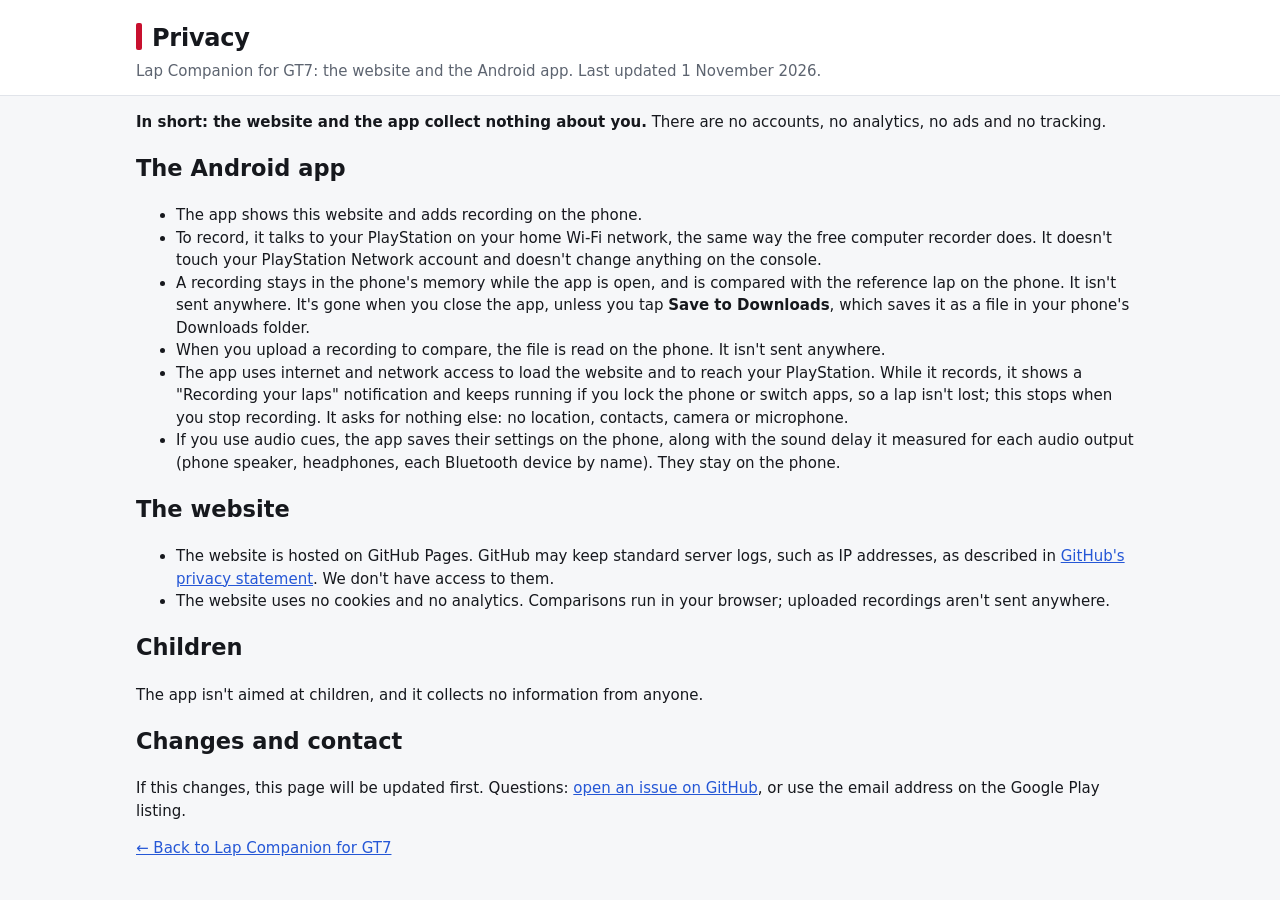
<file: site/privacy.html>
<!doctype html>
<html lang="en">
<head>
<meta charset="utf-8">
<meta name="viewport" content="width=device-width, initial-scale=1">
<title>Privacy · Lap Companion for GT7</title>
<link rel="icon" href="data:image/svg+xml,%3Csvg xmlns='http://www.w3.org/2000/svg' viewBox='0 0 16 16'%3E%3Crect x='5' y='1' width='6' height='14' rx='2' fill='%23c8102e'/%3E%3C/svg%3E">
<link rel="stylesheet" href="style.css">
</head>
<body>
<header>
  <div class="wrap">
    <h1>Privacy</h1>
    <p class="sub">Lap Companion for GT7: the website and the Android app. Last updated 1 November 2026.</p>
  </div>
</header>
<main class="wrap">
  <section class="tab">
    <p><b>In short: the website and the app collect nothing about you.</b> There are no accounts, no analytics, no
      ads and no tracking.</p>

    <h2>The Android app</h2>
    <ul>
      <li>The app shows this website and adds recording on the phone.</li>
      <li>To record, it talks to your PlayStation on your home Wi-Fi network, the same way the free computer recorder
        does. It doesn't touch your PlayStation Network account and doesn't change anything on the console.</li>
      <li>A recording stays in the phone's memory while the app is open, and is compared with the reference lap on the
        phone. It isn't sent anywhere. It's gone when you close the app, unless you tap <b>Save to Downloads</b>,
        which saves it as a file in your phone's Downloads folder.</li>
      <li>When you upload a recording to compare, the file is read on the phone. It isn't sent anywhere.</li>
      <li>The app uses internet and network access to load the website and to reach your PlayStation. While it records,
        it shows a "Recording your laps" notification and keeps running if you lock the phone or switch apps, so a lap
        isn't lost; this stops when you stop recording. It asks for nothing else: no location, contacts, camera or
        microphone.</li>
      <li>If you use audio cues, the app saves their settings on the phone, along with the sound delay it measured for
        each audio output (phone speaker, headphones, each Bluetooth device by name). They stay on the phone.</li>
    </ul>

    <h2>The website</h2>
    <ul>
      <li>The website is hosted on GitHub Pages. GitHub may keep standard server logs, such as IP addresses, as
        described in <a href="https://docs.github.com/en/site-policy/privacy-policies/github-general-privacy-statement">GitHub's
        privacy statement</a>. We don't have access to them.</li>
      <li>The website uses no cookies and no analytics. Comparisons run in your browser; uploaded recordings aren't
        sent anywhere.</li>
    </ul>

    <h2>Children</h2>
    <p>The app isn't aimed at children, and it collects no information from anyone.</p>

    <h2>Changes and contact</h2>
    <p>If this changes, this page will be updated first. Questions:
      <a href="https://github.com/gt7-timetrials/gt7-timetrials.github.io/issues">open an issue on GitHub</a>, or use the
      email address on the Google Play listing.</p>
    <p><a href="./">← Back to Lap Companion for GT7</a></p>
  </section>
</main>
</body>
</html>
</file>
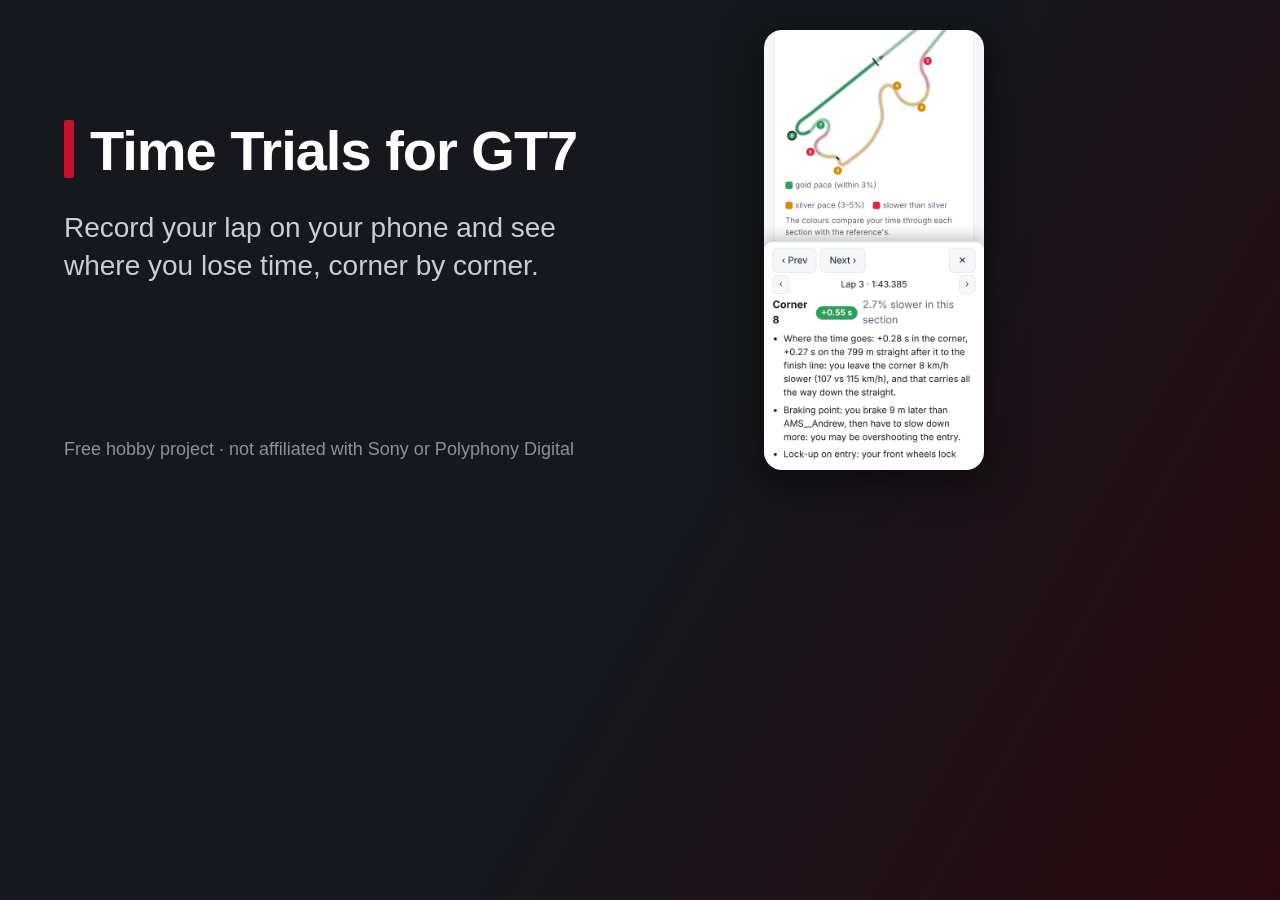
<file: docs/play/feature.html>
<html><head><style>
body{margin:0;width:1024px;height:500px;overflow:hidden;font-family:-apple-system,"Segoe UI",Roboto,Helvetica,Arial,sans-serif;
 background:linear-gradient(120deg,#16181d 0%,#16181d 55%,#2a0a10 100%);color:#fff;position:relative}
.t{position:absolute;left:64px;top:118px;width:640px}
.bar{display:inline-block;width:10px;height:58px;background:#C8102E;vertical-align:-8px;margin-right:16px;border-radius:2px}
h1{font-size:56px;margin:0;font-weight:800;letter-spacing:-1px}
p{font-size:28px;max-width:540px;line-height:1.35;color:#c9cdd4;margin:26px 0 0}
small{position:absolute;left:64px;bottom:40px;font-size:18px;color:#8a919c}
img{position:absolute;right:40px;top:30px;height:440px;border-radius:18px;box-shadow:0 10px 40px rgba(0,0,0,.6)}
</style></head><body>
<div class="t"><h1><span class="bar"></span>Time Trials for GT7</h1>
<p>Record your lap on your phone and see where you lose time, corner by corner.</p></div>
<small>Free hobby project · not affiliated with Sony or Polyphony Digital</small>
<img src="phone-5.png">
</body></html>
</file>
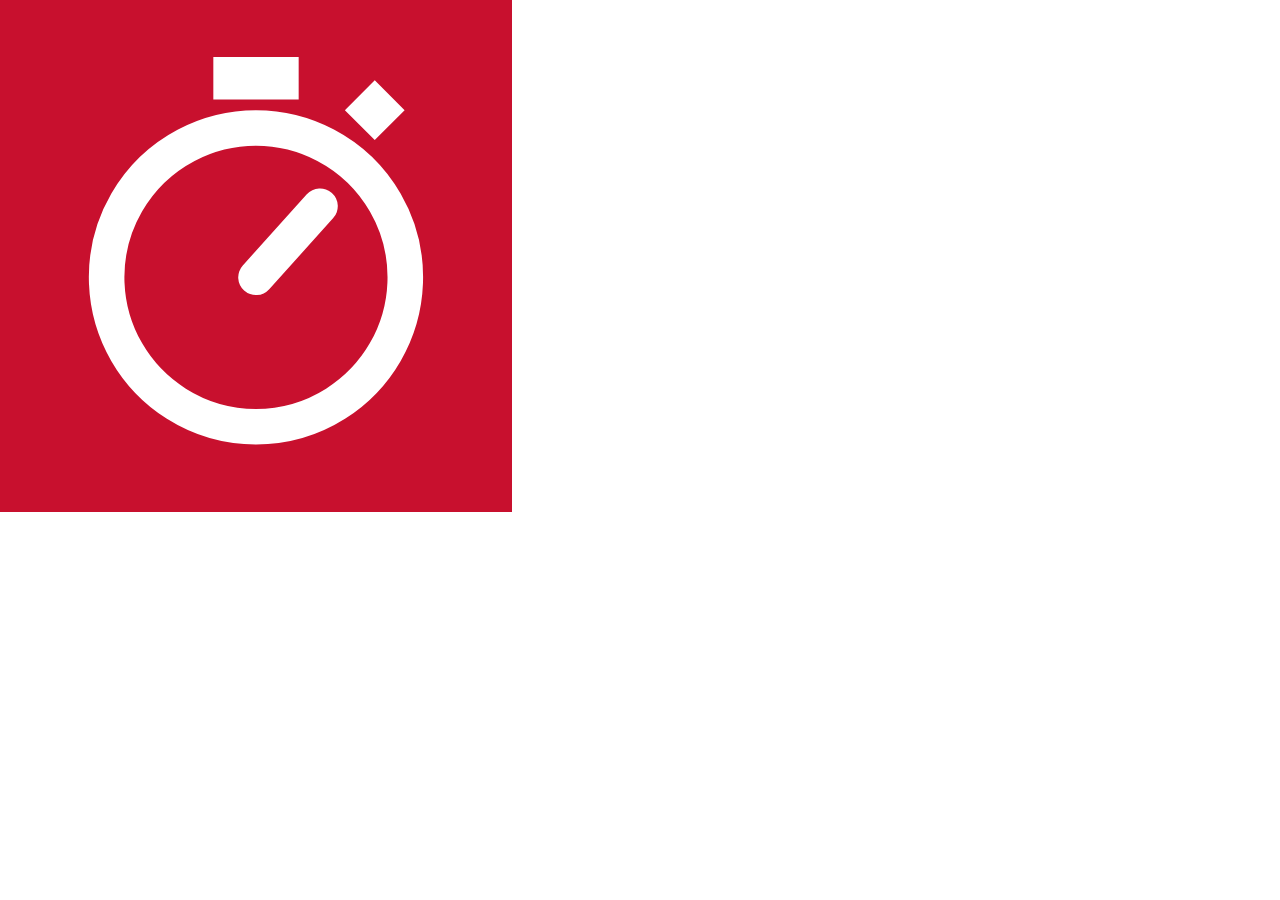
<file: docs/play/icon.html>
<html><body style="margin:0">
<svg xmlns="http://www.w3.org/2000/svg" width="512" height="512" viewBox="18 18 72 72">
<rect x="18" y="18" width="72" height="72" fill="#C8102E"/>
<path fill="none" stroke="#fff" stroke-width="5" d="M54,36 A21,21 0 1,1 53.99,36 Z"/>
<path fill="#fff" d="M48,26 h12 v6 h-12 Z M66.5,33.5 l4.2,-4.2 l4.2,4.2 l-4.2,4.2 Z"/>
<path fill="none" stroke="#fff" stroke-width="5" stroke-linecap="round" d="M54,57 L63,47"/>
</svg></body></html>
</file>
<file: site/style.css>
:root {
  --bg: #f6f7f9;
  --card: #ffffff;
  --text: #16181d;
  --muted: #5d6470;
  --line: #e1e4ea;
  --accent: #c8102e;
  --gold: #b8860b;
  --gold-band: rgba(184, 134, 11, 0.16);
  --wr: #2557d6;
  --good: #2e9e5b;
  --warn: #d88a00;
  --bad: #d7263d;
  --you: #d7263d;
  --you-light: #f2a0aa;
  --gas: #2563eb;
  --line-ref: #8a919c;
  --ref-light: #c9cdd4;
}
@media (prefers-color-scheme: dark) {
  :root {
    --bg: #111317;
    --card: #1a1d23;
    --text: #e8eaee;
    --muted: #9aa1ad;
    --line: #2c3038;
    --accent: #ff4d5e;
    --gold: #e0b44c;
    --gold-band: rgba(224, 180, 76, 0.18);
    --wr: #7aa2ff;
    --good: #3fb370;
    --warn: #e5a12a;
    --bad: #ef4b5f;
    --you: #ff5468;
    --you-light: #ffb8c1;
    --gas: #6b9bff;
    --line-ref: #8a919c;
    --ref-light: #d6dae0;
  }
}
* { box-sizing: border-box; }
[hidden] { display: none !important; }
body {
  margin: 0;
  background: var(--bg);
  color: var(--text);
  font: 15px/1.5 system-ui, -apple-system, "Segoe UI", Roboto, sans-serif;
}
.wrap { max-width: 1040px; margin: 0 auto; padding: 0 16px; }
header { background: var(--card); border-bottom: 1px solid var(--line); padding: 20px 0 0; }
h1 { margin: 0; font-size: 1.5rem; letter-spacing: -0.01em; }
h1::before { content: ""; display: inline-block; width: 6px; height: 1.1em; background: var(--accent);
  margin-right: 10px; vertical-align: -0.15em; border-radius: 2px; }
.sub { margin: 4px 0 12px; color: var(--muted); }
nav { display: flex; gap: 4px; overflow-x: auto; }
nav a { padding: 10px 12px; color: var(--muted); text-decoration: none; border-bottom: 3px solid transparent;
  white-space: nowrap; }
nav a.active { color: var(--text); border-bottom-color: var(--accent); font-weight: 600; }
main { padding: 20px 16px 40px; }
.muted { color: var(--muted); }
a { color: var(--wr); }

.event { background: var(--card); border: 1px solid var(--line); border-radius: 10px; padding: 18px;
  margin-bottom: 18px; }
.event h2 { margin: 0; font-size: 1.2rem; }
.event .meta { color: var(--muted); margin: 2px 0 14px; }
.tag { display: inline-block; font-size: 0.75rem; padding: 1px 8px; border-radius: 999px;
  border: 1px solid var(--line); color: var(--muted); margin-left: 6px; vertical-align: 2px; }
.stats { display: grid; grid-template-columns: repeat(auto-fit, minmax(150px, 1fr)); gap: 10px; }
.stat { border: 1px solid var(--line); border-radius: 8px; padding: 10px 12px; }
.stat .label { font-size: 0.8rem; color: var(--muted); }
.stat .value { font-size: 1.35rem; font-weight: 650; font-variant-numeric: tabular-nums; }
.stat .note { font-size: 0.8rem; color: var(--muted); }
.stat.key { border-color: var(--gold); }
.stat.key .value { color: var(--gold); }
.progress { height: 6px; background: var(--line); border-radius: 3px; margin: 0 0 14px; overflow: hidden; }
.progress div { height: 100%; background: var(--accent); }
.chart { margin-top: 14px; }
.chart svg { width: 100%; display: block; }
.chart .axis { stroke: var(--line); }
.chart text { fill: var(--muted); font-size: 11px; }
.legend { display: flex; gap: 14px; flex-wrap: wrap; font-size: 0.8rem; color: var(--muted); margin-top: 4px; }
.legend i { display: inline-block; width: 14px; height: 3px; vertical-align: middle; margin-right: 4px; }

.table-scroll { overflow-x: auto; background: var(--card); border: 1px solid var(--line); border-radius: 10px; }
table { width: 100%; border-collapse: collapse; font-variant-numeric: tabular-nums; }
th, td { padding: 8px 10px; text-align: left; border-bottom: 1px solid var(--line); }
td { min-width: 6em; }
td.num, th.num, td.date { white-space: nowrap; min-width: 0; }
th { font-size: 0.8rem; color: var(--muted); font-weight: 600; background: var(--card); }
.table-scroll thead th { position: sticky; top: 0; } /* only column headings of the long scrolling tables */
td.num, th.num { text-align: right; }
tbody tr:last-child td { border-bottom: 0; }
input[type=search] { width: 100%; max-width: 420px; padding: 9px 12px; margin-bottom: 12px; border-radius: 8px;
  border: 1px solid var(--line); background: var(--card); color: var(--text); font: inherit; }
.prose { max-width: 720px; }
.prose h2 { font-size: 1.1rem; margin-top: 1.6em; }
footer { padding: 0 16px 30px; font-size: 0.85rem; }

/* event card additions */
.event-head { display: flex; justify-content: space-between; gap: 12px; align-items: flex-start; }
.official { white-space: nowrap; font-size: 0.85rem; padding-top: 4px; }
@media (max-width: 640px) {
  .event-head { flex-direction: column; gap: 2px; }
  .official { padding-top: 0; }
}
.headline { border: 2px solid var(--gold); border-radius: 10px; padding: 12px 14px; background: var(--gold-band); margin-bottom: 12px; }
.headline .label { font-size: 0.8rem; color: var(--muted); }
.headline .big { font-size: 2rem; font-weight: 700; color: var(--gold); font-variant-numeric: tabular-nums; line-height: 1.2; }
.more { padding: 8px 14px; border-radius: 8px; border: 0; background: var(--accent); color: #fff;
  font: inherit; font-weight: 600; cursor: pointer; }
table.targets { width: auto; min-width: min(100%, 520px); margin: 4px 0 2px; }
table.targets th, table.targets td { padding: 6px 12px 6px 0; border-bottom: 1px solid var(--line); }
table.targets td.strong { font-weight: 650; }
.medal::before { content: ""; display: inline-block; width: 10px; height: 10px; border-radius: 50%; margin-right: 6px;
  vertical-align: -1px; }
.medal.gold::before { background: #d4a017; }
.medal.silver::before { background: #a8b0ba; }
.medal.bronze::before { background: #b87333; }
.hint { font-size: 0.8rem; color: var(--muted); margin: 6px 0 14px; }
.chart .grid { stroke: var(--line); stroke-dasharray: 2 4; }
.chart .now { stroke: var(--muted); stroke-dasharray: 3 3; opacity: 0.6; }
.chart .gold-day { fill: none; stroke: var(--wr); stroke-width: 2.2; }
.chart .pred { fill: none; stroke: var(--gold); stroke-width: 2; stroke-dasharray: 5 4; }
.chart .band { fill: var(--gold-band); }
.chart .endbar line { stroke: var(--gold); stroke-width: 2; }
.chart .endbar circle { fill: var(--gold); }
.legend .k-day { background: var(--wr); }
.legend .k-pred { background: var(--gold); }
figure.chart { margin: 14px 0 0; }

/* past events and scorecard */
h2.section { font-size: 1.1rem; margin: 6px 0 10px; }
h2.section + * { margin-bottom: 22px; }
.sub-car { font-size: 0.8rem; color: var(--muted); }
.more { display: block; margin: 14px auto 0; }
.ok { color: #2e9e5b; }
.miss { color: var(--accent); }
@media (max-width: 640px) {
  table.stack thead { display: none; }
  table.stack, table.stack tbody, table.stack tr, table.stack td { display: block; width: 100%; }
  table.stack tr { padding: 10px 12px; border-bottom: 1px solid var(--line); display: grid;
    grid-template-columns: 1fr auto; gap: 2px 12px; }
  table.stack td { border: 0; padding: 0; min-width: 0; text-align: left; }
  table.stack td.track { grid-column: 1 / -1; font-weight: 600; order: -1; }
  table.stack td.num { text-align: left; }
  table.stack td.num::before { content: attr(data-label) ": "; color: var(--muted); font-size: 0.8rem; }
  table.stack td.date { color: var(--muted); font-size: 0.85rem; }
}
.chart .pred-dot { fill: var(--gold); }
.chart .grid.zero { stroke: var(--muted); stroke-dasharray: none; opacity: 0.5; }
.chart text.offscale { font-size: 10px; }

/* past event page */
.back { display: inline-block; margin-bottom: 12px; text-decoration: none; }
.event h3 { font-size: 1rem; margin: 18px 0 0; }
.chart .wr-dot { fill: var(--wr); }
td.track a { color: inherit; text-decoration-color: var(--line); text-underline-offset: 3px; }
td.track a:hover { color: var(--wr); }
table.compact td { min-width: 0; }
table.compact td.name { white-space: nowrap; width: 100%; }
@media (max-width: 640px) {
  table.compact { font-size: 0.9rem; }
  table.compact th, table.compact td { padding: 8px 5px; }
  table.compact td.name { white-space: normal; }
}

/* lap comparison */
.coach { border-top: 1px solid var(--line); margin-top: 18px; padding-top: 14px; }
.coach h3 { margin: 0 0 4px; font-size: 1rem; }
.coach-actions { display: flex; flex-wrap: wrap; gap: 8px; margin: 8px 0 4px; }
.button-link { display: inline-block; padding: 8px 12px; border-radius: 8px; border: 1px solid var(--line);
  color: var(--text); text-decoration: none; font-size: 0.9rem; cursor: pointer; background: var(--bg); }
.button-link.primary { background: var(--accent); border-color: var(--accent); color: #fff; font-weight: 600; }
.coach-summary { margin: 14px 0 8px; }
.save-btn { padding: 3px 10px; border-radius: 8px; border: 1px solid var(--accent); background: none; color: var(--accent);
  font: inherit; font-size: 0.85rem; font-weight: 600; cursor: pointer; white-space: nowrap; }
.save-btn:focus-visible { outline: 2px solid var(--text); outline-offset: 2px; }
.themes { margin: 4px 0 10px; padding: 10px 14px; border: 1px solid var(--line); border-radius: 10px; background: var(--card); }
.themes h4 { margin: 0 0 6px; font-size: 0.95rem; }
.themes .hint { margin: 6px 0 0; }
.th-bar { display: flex; height: 12px; border-radius: 6px; overflow: hidden; background: var(--line); }
.th-bar i { display: block; height: 100%; }
.th-legend { display: flex; flex-wrap: wrap; gap: 4px 14px; margin-top: 6px; font-size: 0.85rem; }
.th-legend span { display: inline-flex; align-items: center; gap: 5px; }
.th-key { display: inline-block; width: 10px; height: 10px; border-radius: 2px; }
.th-braking { background: var(--you); } .th-exit { background: var(--gas); }
.th-straight { background: var(--gold); } .th-line { background: var(--line-ref); }
.th-corner { margin: 4px 0 10px; }
.th-corner .th-head { margin: 0 0 4px; font-size: 0.9rem; }
.th-corner .hint { margin: 0; }
.across { margin: 4px 0 10px; padding: 10px 14px; border: 1px solid var(--line); border-radius: 10px; background: var(--card); }
.across h4 { margin: 0 0 4px; font-size: 0.95rem; }
.across .hint { margin: 0; }
.sh-corner { padding: 1px 8px; border-radius: 6px; border: 1px solid var(--line); background: var(--bg); color: var(--text);
  font: inherit; font-weight: 600; font-size: 0.85rem; cursor: pointer; }
.sh-corner.selected { border-color: var(--text); }
.lap-pick { display: flex; flex-wrap: wrap; gap: 6px; align-items: center; margin: 12px 0 0; }
.lap-btn { padding: 5px 10px; border-radius: 8px; border: 1px solid var(--line); background: var(--bg); color: var(--text);
  font: inherit; font-size: 0.85rem; cursor: pointer; }
.lap-btn.chosen { border-color: var(--text); box-shadow: inset 0 0 0 1px var(--text); }
.lap-btn.cut { color: var(--muted); }
.lap-btn:focus-visible { outline: 2px solid var(--text); outline-offset: 2px; }
.cue-check { display: inline-flex; align-items: center; gap: 6px; font-size: 0.9rem; cursor: pointer; }
.cue-row { display: flex; flex-wrap: wrap; gap: 6px 12px; align-items: center; margin: 6px 0; }
.cue-row > span { min-width: 15em; }
.cue-row select { padding: 4px 8px; border-radius: 8px; border: 1px solid var(--line); background: var(--bg); color: var(--text); font: inherit; }
.sheet-laps { display: flex; gap: 8px; align-items: center; justify-content: flex-end; margin: 0 0 6px; font-size: 0.9rem; }
@media (max-width: 760px) { .sheet-laps { justify-content: space-between; } }
.across ul { margin: 2px 0 8px; padding-left: 20px; }
.across ul li { margin: 3px 0; }
.across-head { margin: 8px 0 2px; font-weight: 600; font-size: 0.9rem; }
.cue-cal { padding: 10px 12px; border: 1px solid var(--line); border-radius: 10px; margin: 10px 0; }
.cue-cal p { margin: 6px 0; }
.cue-cal-status:empty { display: none; }
.cue-tests .button-link { font-size: 0.85rem; }
.cue-opt { display: flex; gap: 8px; align-items: baseline; cursor: pointer; }
.cue-outputs { border-collapse: collapse; margin: 8px 0; }
.cue-outputs th, .cue-outputs td { padding: 6px 10px 6px 0; text-align: left; vertical-align: middle; background: none; }
.cue-outputs th { font-weight: 600; }
.cue-outputs td.num { white-space: nowrap; }
.rec-panel { margin-top: 10px; padding: 12px; border: 1px solid var(--line); border-radius: 10px; }
.rec-status { margin: 0 0 6px; font-weight: 600; }
.rec-status.miss { font-weight: 400; }
.rec-laps { margin: 0 0 6px; padding-left: 20px; }
.rec-laps:empty { display: none; }
.rec-ip { margin-top: 10px; }
.rec-ip summary { cursor: pointer; color: var(--muted); }
.rec-ip-form { display: flex; gap: 8px; flex-wrap: wrap; }
.rec-ip-form input { font: inherit; padding: 7px 10px; border: 1px solid var(--line); border-radius: 8px; width: 11em;
  background: var(--bg); color: var(--text); }
.coach-grid { display: grid; grid-template-columns: minmax(0, 1.2fr) minmax(0, 1fr); gap: 16px; align-items: start; }
@media (max-width: 760px) { .coach-grid { grid-template-columns: minmax(0, 1fr); } }
.trackmap { width: 100%; height: auto; max-height: 480px; display: block; }
.trackmap path { fill: none; stroke-linecap: round; stroke-linejoin: round; }
.trackmap .base { stroke: var(--line); }
.trackmap .hit { stroke: transparent; cursor: pointer; }
.trackmap .zone { cursor: zoom-in; outline: none; }
.trackmap .seg.good { stroke: var(--good); }
.trackmap .seg.warn { stroke: var(--warn); }
.trackmap .seg.bad { stroke: var(--bad); }
.trackmap .zone.selected .seg, .trackmap .zone:focus .seg { filter: drop-shadow(0 0 3px var(--text)); }
.trackmap .label { cursor: pointer; }
.trackmap .label circle { fill: var(--card); stroke-width: 0; }
.trackmap .label circle.good { fill: var(--good); }
.trackmap .label circle.warn { fill: var(--warn); }
.trackmap .label circle.bad { fill: var(--bad); }
.trackmap .label.selected circle { stroke: var(--text); stroke-width: 2px; vector-effect: non-scaling-stroke; }
.trackmap .label:focus { outline: none; }
.trackmap .label:focus circle { stroke: var(--text); stroke-width: 2px; vector-effect: non-scaling-stroke; }
/* zoomed in on a stretch of track: the stretch drawn over the map, a pin at the point tapped */
.trackmap .spot-mark { pointer-events: none; }
.trackmap .spot-seg { stroke: var(--text); opacity: 0.55; }
.trackmap .spot-pin { fill: var(--card); stroke: var(--text); }
.spot-head { flex-direction: column; align-items: flex-start; gap: 0; }
.spot-links { white-space: nowrap; }
/* folded explanations and extras: a quiet summary line */
details.explain, details.more-tips, details.more-widths, details.more-table { margin: 6px 0; }
details.explain > summary, details.more-tips > summary, details.more-widths > summary, details.more-table > summary {
  cursor: pointer; color: var(--muted); font-size: 0.9rem; }
details.explain[open] > summary, details.more-widths[open] > summary, details.more-table[open] > summary { margin-bottom: 4px; }
.headline-gain { margin: 8px 0; padding: 8px 12px; border-left: 4px solid var(--accent); background: var(--card);
  border-radius: 6px; display: flex; flex-wrap: wrap; gap: 4px 10px; align-items: center; }
.rate-ask { display: flex; gap: 8px; align-items: center; justify-content: space-between; margin: 8px 0; padding: 6px 10px;
  border: 1px solid var(--line); border-radius: 8px; font-size: 0.92rem; }
.rate-x { border: 0; background: none; font: inherit; color: var(--muted); cursor: pointer; padding: 2px 6px; }
.spot-link { border: 0; background: none; padding: 0 2px; font: inherit; color: var(--wr); text-decoration: underline; cursor: pointer; }
.trackmap .label text { fill: #fff; text-anchor: middle; font-weight: 700; font-family: inherit; }
.trackmap .sf { stroke: var(--text); }
.trackmap .arrow { fill: var(--muted); }
.legend .k { width: 12px; height: 12px; border-radius: 3px; }
.legend .k.good { background: var(--good); } .legend .k.warn { background: var(--warn); } .legend .k.bad { background: var(--bad); }
.chips { display: flex; flex-wrap: wrap; gap: 6px; margin-top: 10px; }
.chip { border: 0; border-radius: 8px; padding: 4px 8px; color: #fff; font: inherit; font-weight: 700; cursor: pointer;
  display: flex; flex-direction: column; align-items: center; line-height: 1.2; min-width: 52px; }
.chip small { font-weight: 500; font-size: 0.72rem; }
.chip.good { background: var(--good); } .chip.warn { background: var(--warn); } .chip.bad { background: var(--bad); }
.chip.selected { outline: 2px solid var(--text); outline-offset: 1px; }
.corner-detail { border: 1px solid var(--line); border-radius: 10px; padding: 12px 14px; }
.corner-head { display: flex; gap: 8px; align-items: center; margin-bottom: 6px; font-size: 1.05rem; }
.pill { color: #fff; border-radius: 999px; padding: 1px 9px; font-size: 0.85rem; font-weight: 700; white-space: nowrap; }
.pill.good { background: var(--good); } .pill.warn { background: var(--warn); } .pill.bad { background: var(--bad); }
table.corner-table { font-size: 0.88rem; }
table.corner-table th, table.corner-table td { padding: 5px 6px; min-width: 0; }
table.corner-table tbody th { font-weight: 500; color: var(--muted); }
.tips { margin: 4px 0 12px; padding-left: 18px; font-size: 0.92rem; }
.tips li + li { margin-top: 6px; }
.trackmap.has-selection .zone:not(.selected) .seg { opacity: 0.45; }
table.corner-table thead th:first-child { font-weight: 500; }
@media (max-width: 640px) { table.corner-table { font-size: 0.82rem; } }
.trackmap .seg { stroke-linecap: butt; }

/* corner details: prev/next on all screens, a bottom sheet on phones */
.sheet-nav { display: flex; gap: 6px; justify-content: flex-end; margin-bottom: 4px; }
.nav-btn { border: 1px solid var(--line); background: var(--bg); color: var(--text); border-radius: 8px; padding: 4px 10px;
  font: inherit; font-size: 0.85rem; cursor: pointer; }
.nav-btn.close { display: none; }
.trackmap { cursor: pointer; }
@media (max-width: 760px) {
  .corner-detail { position: fixed; left: 0; right: 0; bottom: 0; z-index: 20; max-height: 52vh; overflow: hidden;
    display: flex; flex-direction: column; background: var(--card); border-radius: 14px 14px 0 0; border-width: 1px 0 0;
    box-shadow: 0 -6px 24px rgba(0, 0, 0, 0.25); padding: 10px 14px calc(12px + env(safe-area-inset-bottom));
    transform: translateY(105%); transition: transform 0.22s ease; }
  .corner-detail.open { transform: none; }
  .corner-detail .detail-body { overflow-y: auto; -webkit-overflow-scrolling: touch; }
  .sheet-nav { justify-content: space-between; }
  .sheet-nav .nav-btn { padding: 8px 14px; font-size: 0.95rem; }
  .nav-btn.close { display: inline-block; order: 3; margin-left: auto; }
  .sheet-nav .nav-btn[data-step="1"] { order: 2; }
  body.sheet-open { padding-bottom: 52vh; }
}

/* pedal chart in the corner details */
.pedal-chart { margin: 4px 0 12px; }
.pedal-chart svg { width: 100%; height: auto; display: block; overflow: visible; }
.pedal-chart path { fill: none; stroke-linejoin: round; }
.pc-ref { stroke: var(--muted); stroke-width: 1.2; opacity: 0.8; }
.pc-me { stroke-width: 2; }
.pc-me.brake { stroke: var(--bad); }
.pc-me.throttle { stroke: var(--gas); }
.pc-me.gap { stroke: var(--text); }
.pc-me.speed { stroke: var(--you); }
.pc-me.steer { stroke: var(--you); }
.pc-me.throttle.spin, .pc-me.brake.spin { stroke-width: 4.5; }
.pc-ref.spin { stroke-width: 3.5; opacity: 1; }
.pc-legend .k-spin { display: inline-block; width: 14px; height: 4px; background: var(--text); border-radius: 2px; vertical-align: middle; margin-right: 4px; }
.cw-hatch-bg { fill: var(--you); }
.cw-hatch-fg { fill: var(--card); }
.pc-axis { stroke: var(--line); }
.pc-grid { stroke: var(--line); stroke-dasharray: 2 3; }
.pc-tickline { stroke: var(--muted); }
.pc-title { fill: var(--text); font-size: 9.5px; font-weight: 600; }
.pc-tick { fill: var(--muted); font-size: 8.5px; font-variant-numeric: tabular-nums; }
.pc-gapval { font-weight: 700; }
.pc-mark { stroke: var(--muted); stroke-dasharray: 2 3; }
.pc-mark.anchor { stroke: var(--text); opacity: 0.6; }
.pc-marktext { fill: var(--muted); font-size: 8.5px; }
.pc-lift { fill: var(--warn); opacity: 0.16; }
.pc-legend { display: flex; flex-wrap: wrap; gap: 4px 12px; font-size: 0.78rem; color: var(--muted); margin-top: 4px; }
.pc-legend i { display: inline-block; width: 14px; height: 3px; vertical-align: middle; margin-right: 4px; }
.pc-legend .k-me { background: linear-gradient(90deg, var(--bad) 50%, var(--gas) 50%); height: 4px; }
.pc-legend .k-ref { background: var(--muted); }
.pc-legend .k-lift { background: var(--warn); opacity: 0.5; height: 10px; width: 10px; border-radius: 2px; }
.trackmap .lift { stroke: var(--text); stroke-linecap: round; }

/* corner close-up 1: both racing lines to scale, thickness = pedals */
.corner-widths { margin: 4px 0 10px; }
.corner-widths svg { width: 100%; height: auto; display: block; max-height: 360px; }
.corner-widths path { fill: none; stroke-linecap: round; }
.cw-ref { stroke: var(--line-ref); }
.cw-me { stroke: var(--you); }
.cw-me-line { opacity: 0.82; } /* faded as one, so the pieces don't show where they overlap */
.cw-dot { stroke-width: 2; }
.cw-dot.me.brake { fill: var(--you); stroke: var(--card); }
.cw-dot.me.slow { fill: none; stroke: var(--you); }
.cw-dot.me.gas { fill: var(--you-light); stroke: var(--card); }
.cw-dot.ref.brake { fill: var(--line-ref); stroke: var(--card); }
.cw-dot.ref.slow { fill: none; stroke: var(--line-ref); }
.cw-dot.ref.gas { fill: var(--ref-light); stroke: var(--card); }
.cw-arrow { fill: var(--muted); stroke: none; }
.cw-scale { stroke: var(--muted); stroke-width: 2; }
.cw-scaletext { fill: var(--muted); font-size: 9px; }
.corner-widths { position: relative; }
.cw-toggle { position: absolute; top: 0; right: 0; z-index: 1; padding: 5px 10px; border-radius: 8px; border: 1px solid var(--line);
  background: var(--card); color: var(--text); font: inherit; font-size: 0.8rem; cursor: pointer; }
.cw-toggle:focus-visible { outline: 2px solid var(--text); outline-offset: 2px; }
.corner-widths.hide-mine .cw-me-line, .corner-widths.hide-mine .cw-dot.me { display: none; }
/* close-up legend: a small grid of you / the reference against each dot */
table.cw-legend { width: auto; margin: 6px 0 2px; font-size: 0.78rem; color: var(--muted); }
table.cw-legend th, table.cw-legend td { padding: 2px 10px 2px 0; border: 0; min-width: 0; text-align: center;
  font-weight: 500; position: static; background: none; }
table.cw-legend tbody th { text-align: left; color: var(--text); white-space: nowrap; }
.cw-legend .k-line { display: inline-block; width: 14px; height: 4px; vertical-align: middle; margin-right: 5px; }
.cw-legend .k-line.me { background: var(--you); } .cw-legend .k-line.ref { background: var(--line-ref); }
.cw-legend .k-dot { display: inline-block; width: 11px; height: 11px; border-radius: 50%; box-sizing: border-box; vertical-align: middle; }
.cw-legend .k-dot.brake.me { background: var(--you); } .cw-legend .k-dot.brake.ref { background: var(--line-ref); }
.cw-legend .k-dot.slow.me { border: 2px solid var(--you); } .cw-legend .k-dot.slow.ref { border: 2px solid var(--line-ref); }
.cw-legend .k-dot.gas.me { background: var(--you-light); } .cw-legend .k-dot.gas.ref { background: var(--ref-light); }


/* corner close-up: the reference's line thin, yours as dots showing how your pedals differ */
.corner-lines { margin: 4px 0 10px; position: relative; }
.corner-lines svg { width: 100%; height: auto; display: block; max-height: 360px; }
.cl-ref { fill: none; stroke: var(--line-ref); stroke-width: 1.5; stroke-linecap: round; }
.cl-same { fill: var(--muted); }
.cl-diff { stroke-width: 1.6; }
.cl-diff.brk.more { fill: var(--bad); stroke: var(--bad); } .cl-diff.brk.less { fill: var(--card); stroke: var(--bad); }
.cl-diff.gas.more { fill: var(--gas); stroke: var(--gas); } .cl-diff.gas.less { fill: var(--card); stroke: var(--gas); }
.cl-badge line { stroke: var(--muted); stroke-width: 1; }
.cl-badge circle { stroke: var(--card); stroke-width: 1; }
.cl-badge.me circle { fill: var(--text); } .cl-badge.ref circle { fill: var(--line-ref); }
.cl-badge text { fill: var(--card); font-size: 8px; font-weight: 700; text-anchor: middle; }
.cl-shift line { stroke: var(--muted); stroke-width: 1; stroke-dasharray: 2 2; }
.cl-shift rect { fill: var(--card); stroke-width: 1.5; }
.cl-shift.me rect { stroke: var(--text); } .cl-shift.ref rect { stroke: var(--line-ref); }
.cl-shift text { font-size: 8px; font-weight: 700; text-anchor: middle; }
.cl-shift.me text { fill: var(--text); } .cl-shift.ref text { fill: var(--line-ref); }
.cl-arrow { fill: var(--muted); stroke: none; }
.cl-scale { stroke: var(--muted); stroke-width: 2; }
.cl-scaletext { fill: var(--muted); font-size: 9px; }
.pc-legend .k-line { height: 4px; }
.pc-legend .k-line.me { background: var(--you); } .pc-legend .k-line.ref { background: var(--line-ref); }
.cl-toggle { position: absolute; top: 0; right: 0; z-index: 1; padding: 5px 10px; border-radius: 8px; border: 1px solid var(--line);
  background: var(--card); color: var(--text); font: inherit; font-size: 0.8rem; cursor: pointer; }
.cl-toggle:focus-visible { outline: 2px solid var(--text); outline-offset: 2px; }
.corner-lines.hide-ref .cl-ref-line { display: none; }
.cl-legend { display: flex; flex-wrap: wrap; gap: 4px 14px; margin: 6px 0 0; font-size: 0.78rem; color: var(--muted); }
.cl-legend span { display: inline-flex; align-items: center; gap: 4px; }
.cl-legend .k-dot { width: 12px; height: 12px; }
.cl-key-badge { display: inline-block; width: 14px; height: 14px; line-height: 14px; border-radius: 50%; text-align: center;
  font-size: 0.6rem; color: var(--card); }
.cl-key-badge.me { background: var(--text); } .cl-key-badge.ref { background: var(--line-ref); margin-right: 2px; }
.cl-key-shift { display: inline-block; width: 12px; height: 12px; line-height: 12px; border-radius: 2px; text-align: center;
  font-size: 0.6rem; font-weight: 700; background: var(--card); }
.cl-key-shift.me { border: 1.5px solid var(--text); color: var(--text); }
.cl-key-shift.ref { border: 1.5px solid var(--line-ref); color: var(--line-ref); margin-right: 2px; }

/* Super License tab */
.license-intro { margin-top: 0; max-width: 760px; }
.license-head { display: flex; gap: 12px; align-items: center; margin-bottom: 8px; }
.license-id { font-weight: 800; font-size: 1.05rem; color: #fff; background: var(--accent); border-radius: 8px; padding: 6px 9px;
  min-width: 52px; text-align: center; font-variant-numeric: tabular-nums; }
.license-head h2 { margin: 0; font-size: 1.1rem; }
.license-head .meta { margin: 0; }
.license-medals { display: flex; flex-wrap: wrap; gap: 6px 18px; font-variant-numeric: tabular-nums; margin: 4px 0 2px; }
.license-medals b, .medal-result b.medal { font-weight: 600; }
.license-test .coach { margin-top: 10px; padding-top: 10px; }
.medal-result { margin-left: 4px; }
.guide { margin: 10px 0; padding: 10px 14px; border: 1px solid var(--gold); border-radius: 10px; background: var(--gold-band); }
.guide h4 { margin: 0 0 4px; font-size: 0.95rem; }
.guide ol { margin: 4px 0 10px; padding-left: 20px; }
.guide li { margin: 4px 0; font-size: 0.9rem; }
#cues-panel h3 { margin: 1.4em 0 0.2em; }
#cues-panel h4 { margin: 1em 0 0.2em; font-size: 0.9rem; color: var(--muted); }
#cues-panel h3 + .hint { margin-top: 0; }
.prose h3 { font-size: 1rem; margin: 1.2em 0 0.3em; }
.prose li { margin: 4px 0; }
.prose a { overflow-wrap: anywhere; }
</file>
